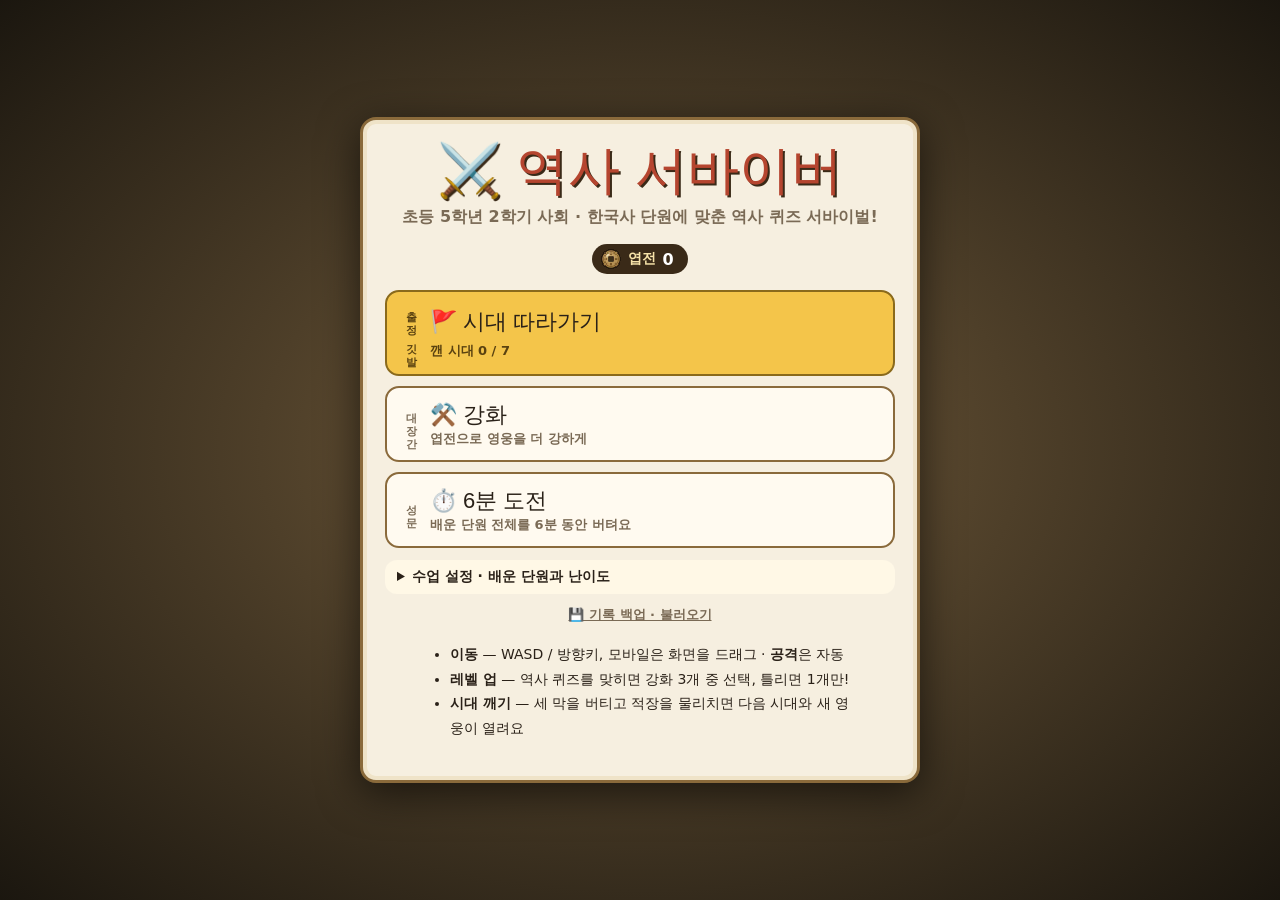
<file: index.html>
<!doctype html>
<html lang="ko">
<head>
  <meta charset="utf-8">
  <meta http-equiv="refresh" content="0; url=play.html?g=history-survivor&m=solo&grade=5&unit=3&lv=1">
  <title>역사 서바이버</title>
</head>
<body>
  <a href="play.html?g=history-survivor&m=solo&grade=5&unit=3&lv=1">역사 서바이버 시작하기</a>
</body>
</html>
</file>
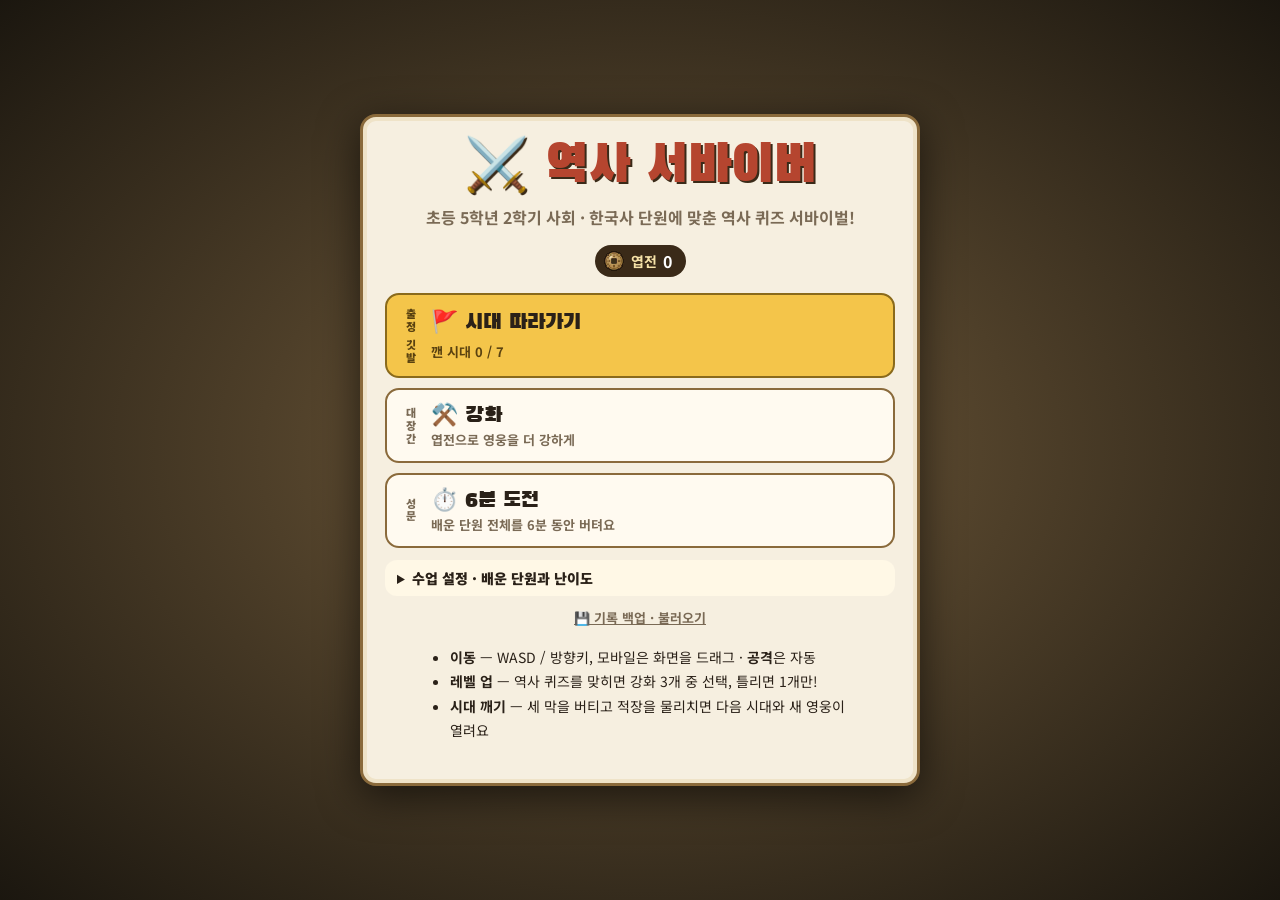
<file: play.html>
<!doctype html>
<html lang="ko">
<head>
  <meta charset="utf-8">
  <meta name="viewport" content="width=device-width, initial-scale=1, maximum-scale=1, user-scalable=no">
  <title>역사 서바이버</title>
  <link rel="preconnect" href="https://fonts.googleapis.com">
  <link rel="stylesheet" href="https://fonts.googleapis.com/css2?family=Black+Han+Sans&family=Noto+Sans+KR:wght@400;700;900&display=swap">
  <link rel="stylesheet" href="css/style.css?v=20261029-1">
</head>
<body>
  <canvas id="game"></canvas>

  <!-- 인게임 HUD -->
  <div id="hud" class="hidden">
    <div id="xpbar"><div id="xpfill"></div><span id="lvtext">Lv 1</span></div>
    <div id="hudrow">
      <div class="hud-box" id="hud-era">선사 시대</div>
      <div class="hud-box big" id="hud-time">00:00</div>
      <div class="hud-box" id="hud-kills">💀 0</div>
      <div class="hud-box" id="hud-quiz">📖 0 / 0</div>
    </div>
    <div id="hpwrap"><div id="hpfill"></div><span id="hptext">100 / 100</span></div>
    <div id="inv"></div>
    <div id="hud-btns">
      <button id="btn-mute" title="소리 켜기/끄기">🔊</button>
      <button id="btn-pause" title="일시정지 (Esc)">⏸</button>
    </div>
  </div>

  <div id="banner" class="hidden"><div id="banner-title"></div><div id="banner-sub"></div></div>

  <!-- 처음 화면(진영) -->
  <div id="screen-title" class="screen">
    <div class="panel title-panel">
      <div class="logo">⚔️ 역사 서바이버</div>
      <p class="tagline">초등 5학년 2학기 사회 · 한국사 단원에 맞춘 역사 퀴즈 서바이벌!</p>
      <div class="coin-chip"><img class="px-icon" id="coin-icon" alt=""> 엽전 <b id="coin-count">0</b></div>
      <div class="menu">
        <button id="btn-map" class="menu-btn primary-menu">
          <span class="menu-k">출정 깃발</span><span class="menu-t">🚩 시대 따라가기</span><span class="menu-s" id="map-progress"></span>
        </button>
        <button id="btn-forge" class="menu-btn">
          <span class="menu-k">대장간</span><span class="menu-t">⚒️ 강화</span><span class="menu-s">엽전으로 영웅을 더 강하게</span>
        </button>
        <button id="btn-free" class="menu-btn">
          <span class="menu-k">성문</span><span class="menu-t">⏱️ 6분 도전</span><span class="menu-s">배운 단원 전체를 6분 동안 버텨요</span>
        </button>
      </div>
      <details class="settings" id="settings">
        <summary>수업 설정 · 배운 단원과 난이도</summary>
        <div class="row">
          <span class="label">배운 단원</span>
          <div id="unit-btns" class="seg">
            <button data-unit="1">1단원</button>
            <button data-unit="2">1~2단원</button>
            <button data-unit="3">1~3단원</button>
          </div>
        </div>
        <p id="unit-desc" class="small"></p>
        <div class="row">
          <span class="label">난이도</span>
          <div id="level-btns" class="seg">
            <button data-level="1">기본</button>
            <button data-level="2">도전</button>
          </div>
        </div>
        <p id="level-desc" class="small"></p>
      </details>
      <button id="btn-backup" class="link-btn">💾 기록 백업 · 불러오기</button>
      <ul class="howto">
        <li><b>이동</b> — WASD / 방향키, 모바일은 화면을 드래그 · <b>공격</b>은 자동</li>
        <li><b>레벨 업</b> — 역사 퀴즈를 맞히면 강화 3개 중 선택, 틀리면 1개만!</li>
        <li><b>시대 깨기</b> — 세 막을 버티고 적장을 물리치면 다음 시대와 새 영웅이 열려요</li>
      </ul>
    </div>
  </div>

  <!-- 시대 지도 -->
  <div id="screen-map" class="screen hidden">
    <div class="panel map-panel">
      <div class="panel-head">
        <button id="map-back" class="back">‹ 처음으로</button>
        <div class="panel-title">시대 따라가기 <span id="map-stars" class="star-total"></span></div>
      </div>
      <div class="map-body">
        <ol id="stage-list" class="stage-list"></ol>
        <div id="stage-detail" class="stage-detail"></div>
      </div>
    </div>
  </div>

  <!-- 출정 준비: 영웅과 시작 무기 -->
  <div id="screen-prep" class="screen hidden">
    <div class="panel prep-panel">
      <div class="panel-head">
        <button id="prep-back" class="back">‹ 돌아가기</button>
        <div class="panel-title" id="prep-title">출정 준비</div>
      </div>
      <div class="label hero-label">영웅 고르기</div>
      <div id="hero-list" class="heroes"></div>
      <div id="hero-info" class="hero-info">
        <canvas id="hero-portrait" class="portrait"></canvas>
        <div class="hero-text">
          <div class="hero-name"><b id="hero-name"></b> <span id="hero-title"></span></div>
          <div id="hero-desc" class="hero-desc"></div>
          <div class="hero-tags"><span id="hero-perk" class="tag"></span></div>
        </div>
      </div>
      <div class="label hero-label">시작 무기 고르기</div>
      <div id="weapon-list" class="weapons"></div>
      <button id="btn-go" class="primary">출발! (Enter)</button>
    </div>
  </div>

  <!-- 대장간 -->
  <div id="screen-forge" class="screen hidden">
    <div class="panel forge-panel">
      <div class="panel-head">
        <button id="forge-back" class="back">‹ 처음으로</button>
        <div class="panel-title">대장간 <span class="coin-chip small-chip"><img class="px-icon coin-img" alt=""> <b id="forge-coins">0</b></span></div>
      </div>
      <p class="small">게임에서 모은 엽전으로 모든 영웅을 영원히 강하게 만들어요.</p>
      <div id="forge-list" class="forge-list"></div>
    </div>
  </div>

  <!-- 기록 백업 -->
  <div id="screen-backup" class="screen hidden">
    <div class="panel backup-panel">
      <div class="panel-head">
        <button id="backup-back" class="back">‹ 처음으로</button>
        <div class="panel-title">기록 백업</div>
      </div>
      <p class="small">기록은 이 기기의 브라우저에 저장돼요. 기기를 바꾸거나 초기화하기 전에 아래 코드를 복사해 두면, 새 기기에서 붙여 넣어 별·엽전·강화를 그대로 되살릴 수 있어요.</p>
      <div class="label backup-label">내 기록 코드 <span id="backup-summary" class="small"></span></div>
      <textarea id="backup-code" readonly rows="3"></textarea>
      <div class="btnrow"><button id="backup-copy">코드 복사</button></div>
      <p id="backup-copy-msg" class="small"></p>
      <div class="label backup-label">코드로 불러오기</div>
      <textarea id="restore-code" rows="3" placeholder="HS1- 로 시작하는 코드를 붙여 넣으세요"></textarea>
      <div class="btnrow"><button id="restore-go" class="primary">불러오기</button></div>
      <p id="restore-msg" class="small"></p>
    </div>
  </div>

  <!-- 막 시작 안내 -->
  <div id="screen-story" class="screen hidden">
    <div class="panel story-panel">
      <div class="quiz-head"><span id="story-tag" class="tag"></span><span id="story-era" class="tag era"></span></div>
      <div id="story-title" class="story-title"></div>
      <p id="story-intro" class="story-intro"></p>
      <p id="story-text" class="story-text"></p>
      <button id="story-go" class="primary">출발! (Enter)</button>
    </div>
  </div>

  <!-- 퀴즈 -->
  <div id="screen-quiz" class="screen hidden">
    <div class="panel quiz-panel">
      <div class="quiz-head">
        <span id="quiz-tag" class="tag">레벨 업!</span>
        <span id="quiz-era" class="tag era"></span>
        <span id="quiz-timer" class="tag timer hidden"></span>
      </div>
      <div id="quiz-q" class="quiz-q"></div>
      <div id="quiz-choices" class="choices"></div>
      <div id="quiz-result" class="result hidden">
        <div id="quiz-verdict"></div>
        <div id="quiz-exp"></div>
        <button id="quiz-next" class="primary">계속 (Enter)</button>
      </div>
    </div>
  </div>

  <!-- 강화 선택 -->
  <div id="screen-upgrade" class="screen hidden">
    <div class="panel up-panel">
      <div id="up-title" class="up-title"></div>
      <div id="up-cards" class="cards"></div>
    </div>
  </div>

  <!-- 일시정지 -->
  <div id="screen-pause" class="screen hidden">
    <div class="panel">
      <div class="logo small-logo">일시정지</div>
      <div id="pause-inv" class="pause-inv"></div>
      <button id="btn-resume" class="primary">계속하기 (Esc)</button>
      <button id="btn-quit">처음으로</button>
    </div>
  </div>

  <!-- 결과 -->
  <div id="screen-over" class="screen hidden">
    <div class="panel over-panel">
      <div id="over-title" class="logo small-logo"></div>
      <div id="over-sub" class="tagline"></div>
      <div id="over-stars" class="over-stars hidden"></div>
      <div id="over-reward" class="over-reward"></div>
      <div id="over-stats" class="stats"></div>
      <div id="over-std-wrap" class="hidden">
        <h3>📊 성취기준별 정답</h3>
        <div id="over-std" class="std-list"></div>
      </div>
      <div id="over-note-wrap" class="hidden">
        <h3>📒 오답 노트</h3>
        <div id="over-note" class="note"></div>
      </div>
      <div class="btnrow">
        <button id="btn-next" class="primary hidden">다음 시대 ›</button>
        <button id="btn-retry">다시 하기</button>
        <button id="btn-tomap" class="hidden">시대 지도</button>
        <button id="btn-home">처음으로</button>
      </div>
    </div>
  </div>

  <script src="js/questions.js?v=20261029-1"></script>
  <script src="js/story.js?v=20261029-1"></script>
  <script src="js/sprites.js?v=20261029-1"></script>
  <script src="js/game.js?v=20261029-1"></script>
</body>
</html>
</file>
<file: css/style.css>
:root {
  --bg: #12100d;
  --panel: #f6efe0;
  --panel-edge: #8a6a3b;
  --ink: #2a2118;
  --muted: #7a6a55;
  --accent: #b5452f;
  --accent-dark: #8c3221;
  --gold: #e0b44c;
  --good: #3f8f4a;
  --bad: #c0392b;
  --hud-bg: rgba(20, 16, 12, 0.72);
  color-scheme: dark;   /* 게임 화면은 어두운 한 가지 모습으로 고정 */
}

* { box-sizing: border-box; }

html, body {
  margin: 0;
  height: 100%;
  overflow: hidden;
  background: var(--bg);
  color: var(--ink);
  font-family: 'Noto Sans KR', system-ui, -apple-system, sans-serif;
  -webkit-user-select: none;
  user-select: none;
  touch-action: none;
}

canvas#game { position: fixed; inset: 0; display: block; }

.hidden { display: none !important; }

button {
  font: inherit;
  cursor: pointer;
  border: 2px solid var(--panel-edge);
  background: #fffaf0;
  color: var(--ink);
  border-radius: 10px;
  padding: 10px 18px;
  font-weight: 700;
  transition: transform .08s, background .15s;
}
button:hover { background: #fff2d6; }
button:active { transform: scale(.97); }
button.primary {
  background: var(--accent);
  border-color: var(--accent-dark);
  color: #fff;
  font-size: 1.1rem;
  padding: 12px 26px;
}
button.primary:hover { background: #c95539; }

/* ── HUD ───────────────────────────── */
#hud { position: fixed; inset: 0; pointer-events: none; color: #fff; }
#xpbar {
  position: absolute; top: 0; left: 0; right: 0; height: 20px;
  background: rgba(0, 0, 0, .55); border-bottom: 2px solid #000;
}
#xpfill { height: 100%; width: 0; background: linear-gradient(90deg, #3a7bd5, #48c6ef); transition: width .1s; }
#lvtext {
  position: absolute; right: 10px; top: 0; line-height: 20px;
  font-weight: 900; font-size: 13px; text-shadow: 0 1px 2px #000;
}
#hudrow {
  position: absolute; top: 28px; left: 0; right: 0;
  display: flex; justify-content: center; gap: 8px; flex-wrap: wrap; padding: 0 70px;
}
.hud-box {
  background: var(--hud-bg); border-radius: 8px; padding: 4px 10px;
  font-size: 14px; font-weight: 700; white-space: nowrap;
}
.hud-box.big { font-size: 18px; font-family: 'Black Han Sans', 'Noto Sans KR', sans-serif; letter-spacing: 1px; }
#hpwrap {
  position: absolute; left: 10px; top: 28px; width: 150px; height: 16px;
  background: rgba(0, 0, 0, .6); border: 2px solid #000; border-radius: 6px; overflow: hidden;
}
#hpfill { height: 100%; width: 100%; background: linear-gradient(90deg, #d23b2f, #f06b4f); }
#hptext {
  position: absolute; inset: 0; text-align: center; font-size: 11px; line-height: 12px;
  font-weight: 900; text-shadow: 0 1px 2px #000;
}
#inv {
  position: absolute; left: 10px; top: 50px; display: flex; flex-wrap: wrap; gap: 4px; max-width: 180px;
}
.inv-item {
  position: relative; width: 32px; height: 32px; background: var(--hud-bg);
  border-radius: 6px; display: grid; place-items: center; font-size: 18px;
}
.inv-item.passive { border: 1px solid rgba(224, 180, 76, .7); }
.inv-item b {
  position: absolute; right: 1px; bottom: -1px; font-size: 10px; color: var(--gold); text-shadow: 0 1px 2px #000;
}
#hud-btns { position: absolute; right: 8px; top: 26px; display: flex; gap: 6px; pointer-events: auto; }
#hud-btns button { padding: 2px 8px; font-size: 18px; background: var(--hud-bg); border-color: #000; color: #fff; }

#banner {
  position: fixed; left: 0; right: 0; top: 26%; text-align: center; pointer-events: none;
  color: #fff; text-shadow: 0 3px 10px #000, 0 0 2px #000;
  animation: banner 2.6s ease forwards;
}
#banner-title { font-family: 'Black Han Sans', 'Noto Sans KR', sans-serif; font-size: clamp(32px, 8vw, 64px); }
#banner-sub { font-size: clamp(14px, 3vw, 20px); font-weight: 700; opacity: .9; }
#banner.warn #banner-title { color: #ff6b5b; }
@keyframes banner {
  0% { opacity: 0; transform: translateY(12px) scale(.96); }
  15% { opacity: 1; transform: none; }
  80% { opacity: 1; }
  100% { opacity: 0; }
}

/* ── 공통 화면 ──────────────────────── */
.screen {
  position: fixed; inset: 0; display: flex; padding: 16px;
  background: rgba(10, 8, 5, .62); overflow-y: auto;
}
#screen-title { background: radial-gradient(ellipse at center, rgba(60, 40, 20, .55), rgba(10, 8, 5, .9)); }
.panel {
  margin: auto;
  width: min(560px, 100%);
  background: var(--panel);
  border: 3px solid var(--panel-edge);
  border-radius: 16px;
  padding: 22px;
  box-shadow: 0 10px 40px rgba(0, 0, 0, .6), inset 0 0 0 4px #efe3c8;
  text-align: center;
}
.logo {
  font-family: 'Black Han Sans', 'Noto Sans KR', sans-serif;
  font-size: clamp(34px, 9vw, 52px);
  color: var(--accent);
  text-shadow: 2px 2px 0 #3a2a18;
  line-height: 1.1;
}
.small-logo { font-size: 36px; }
.tagline { color: var(--muted); font-weight: 700; margin: 8px 0 16px; }
.small { font-size: 13px; color: var(--muted); margin: 6px 0; }
.row { display: flex; align-items: center; justify-content: center; gap: 10px; }
.label { font-weight: 900; }
.seg { display: inline-flex; gap: 0; }
.seg button { border-radius: 0; margin-left: -2px; padding: 8px 14px; }
.seg button:first-child { border-radius: 10px 0 0 10px; margin-left: 0; }
.seg button:last-child { border-radius: 0 10px 10px 0; }
.seg button.on { background: var(--ink); color: #fff; border-color: var(--ink); position: relative; }
/* ── 캐릭터 선택 ─────────────────────── */
.hero-label { margin-top: 14px; }
.heroes { display: grid; grid-template-columns: repeat(5, 1fr); gap: 6px; margin: 8px 0; }
.hero-btn {
  padding: 4px 2px 6px; display: flex; flex-direction: column; align-items: center; gap: 0;
  border-radius: 12px; font-size: 13px; background: #fff8e6;
}
.hero-btn canvas { width: 100%; max-width: 72px; aspect-ratio: 1; display: block; }
.hero-btn.on { background: #ffe7b0; border-color: var(--accent); box-shadow: 0 0 0 2px var(--accent); }
.hero-info {
  display: flex; gap: 12px; align-items: center; text-align: left; background: #fff8e6;
  border: 2px solid #e2d3b2; border-radius: 12px; padding: 8px 12px 8px 6px;
}
.portrait { width: 96px; height: 96px; flex: none; }
.hero-text { flex: 1; min-width: 0; }
.hero-name b { font-size: 18px; }
.hero-name span { font-size: 12px; color: var(--muted); font-weight: 700; }
.hero-desc { font-size: 13px; line-height: 1.5; margin: 3px 0 6px; word-break: keep-all; }
.hero-tags { display: flex; flex-wrap: wrap; gap: 4px; }
.hero-tags .tag { font-size: 12px; }
@media (max-width: 420px) {
  .heroes { grid-template-columns: repeat(3, 1fr); }
  .hero-btn { font-size: 11px; }
  .portrait { width: 72px; height: 72px; }
}

.howto { text-align: left; margin: 14px auto 18px; padding-left: 20px; max-width: 420px; line-height: 1.75; font-size: 14px; }
.mode { margin-top: 12px; }

/* ── 퀴즈 ──────────────────────────── */
.quiz-head { display: flex; gap: 6px; justify-content: center; flex-wrap: wrap; }
.tag { background: var(--accent); color: #fff; font-weight: 900; border-radius: 999px; padding: 3px 12px; font-size: 13px; }
.tag.era { background: var(--ink); }
.tag.timer { background: #d98a1b; }
.tag.chest { background: #b8891c; }
.quiz-q { font-size: clamp(18px, 4.5vw, 22px); font-weight: 900; margin: 16px 4px 18px; line-height: 1.45; word-break: keep-all; }
.choices { display: grid; grid-template-columns: 1fr 1fr; gap: 10px; }
.choices button { text-align: left; padding: 12px; font-size: 16px; display: flex; gap: 8px; align-items: center; word-break: keep-all; }
.choices button .num {
  flex: none; width: 24px; height: 24px; border-radius: 50%; background: var(--ink); color: #fff;
  display: grid; place-items: center; font-size: 13px;
}
.choices button.correct { background: #d8f0d4; border-color: var(--good); }
.choices button.wrong { background: #f8d3cd; border-color: var(--bad); }
.choices button:disabled { cursor: default; opacity: .85; }
.result { margin-top: 16px; }
#quiz-verdict { font-size: 22px; font-weight: 900; }
#quiz-verdict.good { color: var(--good); }
#quiz-verdict.bad { color: var(--bad); }
#quiz-exp {
  background: #fff8e6; border-left: 4px solid var(--gold); text-align: left; padding: 10px 12px;
  margin: 10px 0 14px; border-radius: 6px; line-height: 1.6; word-break: keep-all;
}
@media (max-width: 420px) { .choices { grid-template-columns: 1fr; } }

/* ── 강화 카드 ─────────────────────── */
.up-panel { width: min(760px, 100%); }
.up-title { font-weight: 900; font-size: 20px; margin-bottom: 14px; word-break: keep-all; }
.cards { display: grid; grid-template-columns: repeat(auto-fit, minmax(190px, 1fr)); gap: 12px; }
.card {
  display: flex; flex-direction: column; align-items: center; gap: 6px; padding: 14px 12px;
  border-radius: 14px; text-align: center; min-height: 200px;
}
.card .emoji { font-size: 44px; line-height: 1; }
.card .name { font-size: 18px; font-weight: 900; }
.card .lv { font-size: 12px; font-weight: 900; color: #fff; background: var(--accent); border-radius: 999px; padding: 1px 10px; }
.card .lv.new { background: var(--good); }
.card .desc { font-size: 14px; font-weight: 400; line-height: 1.5; word-break: keep-all; }
.card .tip { font-size: 12px; color: var(--muted); font-weight: 400; margin-top: auto; word-break: keep-all; }
.card .key { font-size: 11px; color: var(--muted); }

/* ── 일시정지/결과 ─────────────────── */
.pause-inv { display: flex; flex-wrap: wrap; gap: 8px; justify-content: center; margin: 16px 0; }
.pause-inv .inv-item { width: auto; height: auto; padding: 4px 10px; font-size: 14px; color: #fff; display: block; }
#screen-pause button { margin: 4px; }
.stats { display: grid; grid-template-columns: repeat(2, 1fr); gap: 8px; margin: 10px 0 16px; }
.stats div { background: #fff8e6; border-radius: 10px; padding: 8px; font-size: 13px; color: var(--muted); }
.stats b { display: block; font-size: 22px; color: var(--ink); }
.over-panel h3 { margin: 6px 0; }
.note { max-height: 220px; overflow-y: auto; text-align: left; margin-bottom: 14px; }
.note div { background: #fff8e6; border-radius: 8px; padding: 8px 10px; margin-bottom: 6px; font-size: 13px; line-height: 1.55; word-break: keep-all; }
.note .ans { color: var(--good); font-weight: 900; }
.btnrow { display: flex; gap: 10px; justify-content: center; }

/* 좁은 화면: 상태 표시줄을 아래로 */
@media (max-width: 640px) {
  #hudrow { top: auto; bottom: 10px; padding: 0 8px; gap: 6px; }
  .hud-box { font-size: 12px; padding: 3px 8px; }
  .hud-box.big { font-size: 15px; }
}

/* 픽셀 아트 아이콘 */
.px-icon, .hero-btn canvas, .portrait { image-rendering: pixelated; }
.px-icon { width: 1.15em; height: 1.15em; vertical-align: -0.2em; object-fit: contain; }
.card .emoji .px-icon { width: 52px; height: 52px; }
.inv-item .px-icon { width: 24px; height: 24px; }

/* ○× 문제 */
.choices.ox button { justify-content: center; font-size: 30px; font-weight: 900; padding: 16px; }
.choices.ox button .num { font-size: 13px; }
.choices.ox button:first-child .txt { color: #2a63c9; }
.choices.ox button:last-child .txt { color: #c0392b; }
@media (max-width: 420px) { .choices.ox { grid-template-columns: 1fr 1fr; } }

/* 성취기준별 정답률 */
.std-list { text-align: left; margin-bottom: 14px; }
.std-row { display: grid; grid-template-columns: 92px 1fr 44px; align-items: center; gap: 8px; font-size: 13px; margin: 4px 0; }
.std-row .bar { height: 10px; background: #eadfc6; border-radius: 99px; overflow: hidden; }
.std-row .bar i { display: block; height: 100%; background: var(--good); }
.std-row b { text-align: right; }

#unit-desc { white-space: pre-line; line-height: 1.6; }
.label, .seg button { white-space: nowrap; }
@media (max-width: 420px) {
  .row { gap: 6px; }
  .seg button { padding: 8px 10px; font-size: 14px; }
}

/* ── 처음 화면(진영) ─────────────────── */
.coin-chip {
  display: inline-flex; align-items: center; gap: 6px; background: #3a2a18; color: #f6e2a8;
  border-radius: 999px; padding: 4px 14px 4px 8px; font-weight: 700; font-size: 14px;
}
.coin-chip b { color: #fff; font-size: 16px; font-variant-numeric: tabular-nums; }
.coin-chip .px-icon { width: 22px; height: 22px; }
.small-chip { padding: 2px 10px 2px 6px; font-size: 13px; vertical-align: middle; }
.menu { display: grid; gap: 10px; margin: 16px 0 12px; }
.menu-btn {
  display: grid; grid-template-columns: auto 1fr; grid-template-rows: auto auto; column-gap: 12px;
  text-align: left; padding: 12px 16px; border-radius: 14px; align-items: center;
}
.menu-k { grid-row: span 2; font-size: 11px; font-weight: 900; color: var(--muted); writing-mode: vertical-rl; letter-spacing: 2px; }
.menu-t { font-family: 'Black Han Sans', 'Noto Sans KR', sans-serif; font-size: 22px; font-weight: 400; }
.menu-s { font-size: 13px; color: var(--muted); font-weight: 700; }
.menu-btn.primary-menu { background: #f4c54a; border-color: #8a6a1b; }
.menu-btn.primary-menu:hover { background: #f7d06a; }
.menu-btn.primary-menu .menu-s, .menu-btn.primary-menu .menu-k { color: #5a4210; }
.settings { text-align: left; background: #fff8e6; border-radius: 12px; padding: 8px 12px; margin-bottom: 8px; }
.settings summary { cursor: pointer; font-weight: 900; font-size: 14px; }
.settings .row { margin-top: 10px; }

/* ── 공통 패널 머리 ─────────────────── */
.panel-head { display: flex; align-items: center; gap: 10px; margin-bottom: 12px; }
.panel-title { font-family: 'Black Han Sans', 'Noto Sans KR', sans-serif; font-size: 24px; flex: 1; text-align: left; }
.back { padding: 6px 12px; font-size: 14px; }
.star-total { font-family: 'Noto Sans KR', sans-serif; font-size: 15px; color: #b8891c; margin-left: 6px; }

/* ── 시대 지도 ─────────────────────── */
.map-panel { width: min(860px, 100%); }
.map-body { display: grid; grid-template-columns: minmax(0, 1fr) minmax(0, 1.15fr); gap: 14px; text-align: left; }
.stage-list { list-style: none; margin: 0; padding: 0; display: grid; gap: 6px; position: relative; }
.stage {
  width: 100%; display: grid; grid-template-columns: 30px 1fr auto; align-items: center; gap: 8px;
  text-align: left; padding: 8px 10px; border-radius: 12px;
}
.stage.on { background: #ffe7b0; border-color: var(--accent); box-shadow: 0 0 0 2px var(--accent); }
.stage.locked { background: #e9e0cc; color: #8b7d68; }
.st-no {
  width: 28px; height: 28px; border-radius: 50%; display: grid; place-items: center;
  background: var(--ink); color: #fff; font-size: 13px; font-weight: 900;
}
.stage.locked .st-no { background: #a99a82; }
.st-main { display: flex; flex-direction: column; min-width: 0; }
.st-name { font-weight: 900; font-size: 15px; }
.st-sub { font-size: 11px; color: var(--muted); font-weight: 700; }
.st-stars { color: #d39b16; font-size: 15px; letter-spacing: 1px; white-space: nowrap; }
.stage-detail { background: #fff8e6; border: 2px solid #e2d3b2; border-radius: 14px; padding: 14px; min-width: 0; }
.sd-head { display: flex; gap: 12px; align-items: center; }
.sd-boss { width: 72px; height: 72px; image-rendering: pixelated; background: #efe1c0; border-radius: 12px; flex: none; }
.sd-era { font-size: 12px; color: var(--muted); font-weight: 900; }
.sd-name { font-size: 19px; font-weight: 900; word-break: keep-all; }
.sd-gen { font-size: 13px; }
.sd-intro { line-height: 1.65; font-size: 14px; word-break: keep-all; }
.sd-goals { list-style: none; padding: 0; margin: 0 0 14px; display: grid; gap: 4px; font-size: 14px; color: var(--muted); }
.sd-goals li.got { color: #a87a10; font-weight: 900; }
.sd-lock { font-weight: 900; color: var(--muted); }
#sd-go { width: 100%; }
@media (max-width: 640px) { .map-body { grid-template-columns: 1fr; } }

/* ── 출정 준비 ─────────────────────── */
.prep-panel { width: min(640px, 100%); }
.hero-btn.locked span { color: #9a8b74; }
.weapons { display: grid; grid-template-columns: repeat(5, 1fr); gap: 6px; margin: 8px 0 14px; }
.weapon-btn {
  display: flex; flex-direction: column; align-items: center; gap: 2px; padding: 6px 2px;
  font-size: 12px; border-radius: 10px; word-break: keep-all;
}
.weapon-btn .px-icon { width: 34px; height: 34px; }
.weapon-btn.on { background: #ffe7b0; border-color: var(--accent); box-shadow: 0 0 0 2px var(--accent); }
.weapon-btn.locked { background: #e9e0cc; color: #9a8b74; cursor: default; font-size: 11px; }
#btn-go { width: 100%; }
#btn-go:disabled { background: #a99a82; border-color: #8b7d68; cursor: default; }
@media (max-width: 420px) { .weapons { grid-template-columns: repeat(4, 1fr); } }

/* ── 대장간 ─────────────────────────── */
.forge-panel { width: min(600px, 100%); }
.forge-list { display: grid; gap: 8px; text-align: left; }
.forge-row {
  display: grid; grid-template-columns: 40px 1fr auto; gap: 10px; align-items: center;
  background: #fff8e6; border-radius: 12px; padding: 8px 10px;
}
.forge-row > .px-icon { width: 40px; height: 40px; }
.forge-row.locked { opacity: .6; }
.fr-text { min-width: 0; font-size: 14px; }
.fr-text span { color: var(--muted); font-size: 13px; }
.pips { display: flex; gap: 4px; margin-top: 4px; }
.pips i { width: 14px; height: 6px; border-radius: 3px; background: #e2d3b2; }
.pips i.on { background: #d39b16; }
.forge-row button { white-space: nowrap; display: inline-flex; align-items: center; gap: 4px; font-size: 14px; padding: 8px 12px; }
.forge-row button .px-icon { width: 18px; height: 18px; }
.forge-row button:disabled { opacity: .55; cursor: default; }

/* ── 막 안내 ───────────────────────── */
.story-panel { width: min(600px, 100%); }
.story-title { font-family: 'Black Han Sans', 'Noto Sans KR', sans-serif; font-size: 30px; color: var(--accent); margin: 12px 0 6px; }
.story-intro { color: var(--muted); font-weight: 700; line-height: 1.7; word-break: keep-all; margin: 0 0 8px; }
.story-text {
  background: #fff8e6; border-left: 4px solid var(--gold); text-align: left; padding: 12px 14px;
  border-radius: 8px; line-height: 1.75; font-size: 16px; word-break: keep-all; margin: 8px 0 16px;
}

/* ── 결과: 별과 보상 ───────────────── */
.over-stars { background: #fff8e6; border-radius: 12px; padding: 10px; margin-bottom: 10px; font-size: 14px; color: var(--muted); display: grid; gap: 2px; }
.over-stars .big-stars { font-size: 34px; color: #d39b16; letter-spacing: 4px; }
.over-stars .got { color: #a87a10; font-weight: 900; }
.over-reward { font-weight: 700; margin-bottom: 10px; display: grid; gap: 4px; justify-items: center; }
.over-reward .px-icon { width: 22px; height: 22px; vertical-align: -5px; }
.new-unlock { background: #e6f4dd; color: #2e6b36; border-radius: 10px; padding: 6px 12px; }
.btnrow { flex-wrap: wrap; }
@media (max-width: 420px) { .panel-title { font-size: 19px; } }

/* ── 기록 백업 ─────────────────────── */
.link-btn { background: none; border: none; color: var(--muted); font-size: 13px; text-decoration: underline; padding: 4px 8px; }
.link-btn:hover { background: none; color: var(--ink); }
.backup-panel { width: min(560px, 100%); text-align: left; }
.backup-label { margin-top: 12px; }
.backup-panel textarea {
  width: 100%; font: 13px/1.5 ui-monospace, 'Courier New', monospace; padding: 8px 10px; margin: 6px 0;
  border: 2px solid var(--panel-edge); border-radius: 10px; background: #fffaf0; color: var(--ink);
  word-break: break-all; resize: vertical;
}
.backup-panel .btnrow { justify-content: flex-start; }
#restore-msg, #backup-copy-msg { min-height: 1.2em; }
</file>
